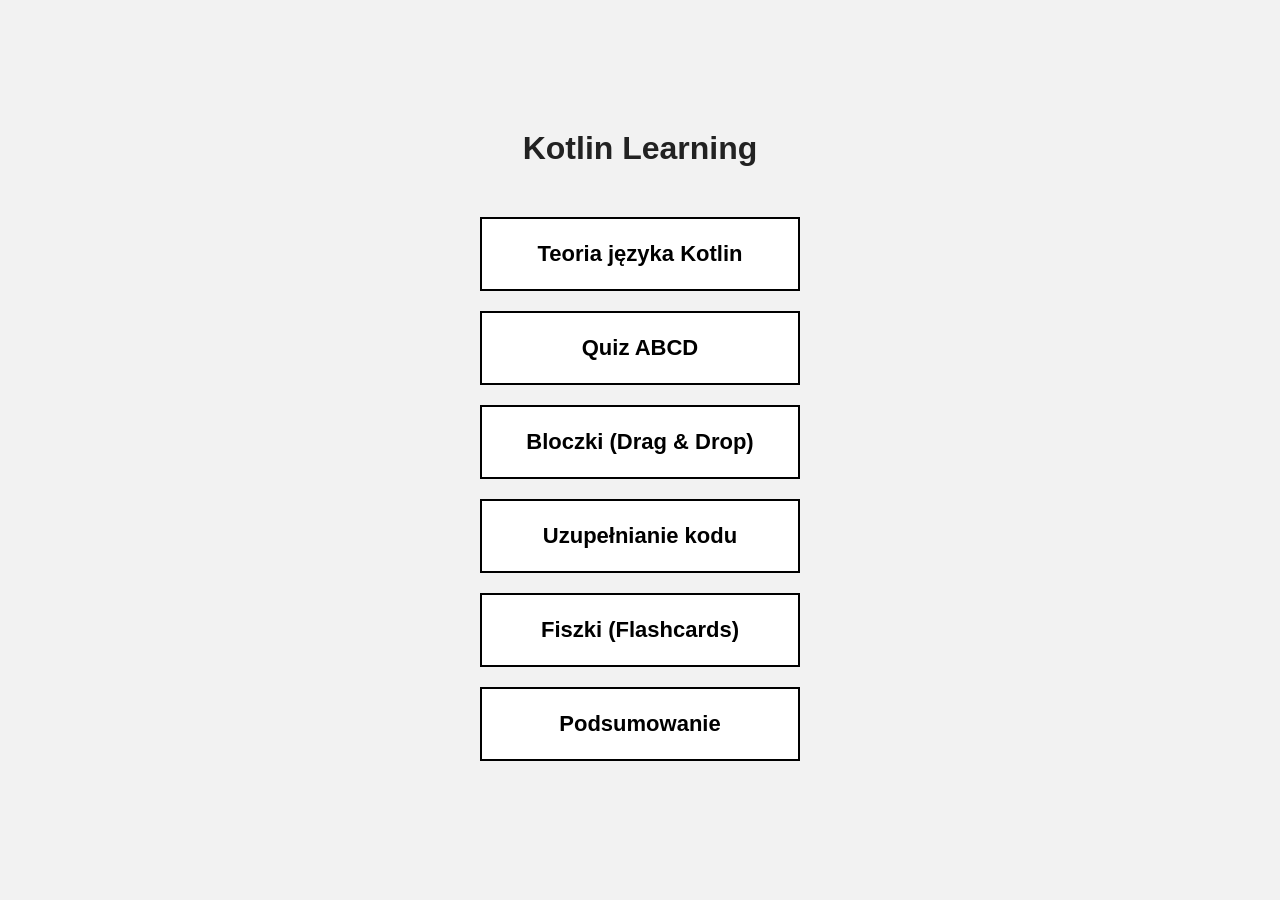
<file: index.html>
<!DOCTYPE html>
<html lang="pl">
<head>
    <meta charset="UTF-8">
    <meta name="viewport" content="width=device-width, initial-scale=1.0">
    <title>Kotlin Learning App</title>

    <link rel="stylesheet" href="./style.css">
</head>
<body>

    <script defer src="./script.js"></script>

    <div class="container">

        <h1>Kotlin Learning</h1>

        <button class="menu-button" id="teoria">
            Teoria języka Kotlin 
        </button>

        <button class="menu-button" id="quiz">
            Quiz ABCD
        </button>

        <button class="menu-button" id="bloczki">
            Bloczki (Drag & Drop)
        </button>

        <button class="menu-button" id="uzupelnianie">
            Uzupełnianie kodu
        </button>

        <button class="menu-button" id="fiszki">
            Fiszki (Flashcards)
        </button>

        <button class="menu-button" id="podsumowanie">
            Podsumowanie
        </button>

    </div>

</body>
</html>
</file>
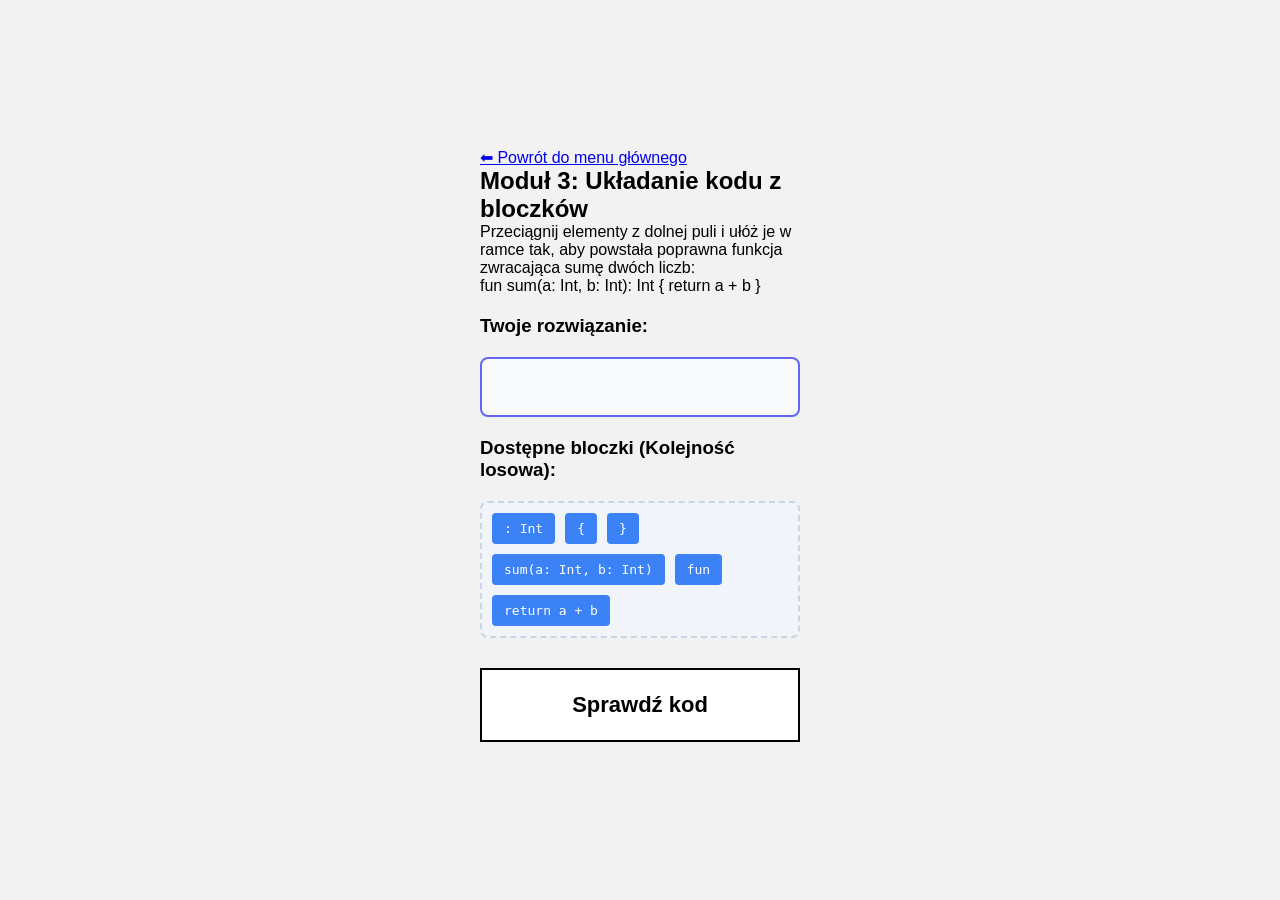
<file: modules/bloczki.html>
<!DOCTYPE html>
<html lang="pl">
<head>
    <meta charset="UTF-8">
    <meta name="viewport" content="width=device-width, initial-scale=1.0">
    <title>Bloczki Drag & Drop - Kotlin Learning</title>
    <link rel="stylesheet" href="../style.css">
    <style>
        .drag-section {
            display: flex;
            flex-direction: column;
            gap: 20px;
            margin: 20px 0;
        }
        .blocks-pool {
            display: flex;
            gap: 10px;
            flex-wrap: wrap;
            min-height: 50px;
            padding: 10px;
            background: #f1f5f9;
            border: 2px dashed #cbd5e1;
            border-radius: 8px;
        }
        .drop-zone {
            display: flex;
            gap: 10px;
            flex-wrap: wrap;
            min-height: 60px;
            padding: 10px;
            background: #f8fafc;
            border: 2px solid #6366f1;
            border-radius: 8px;
            align-items: center;
        }
        .code-block {
            padding: 8px 12px;
            background: #3b82f6;
            color: white;
            border-radius: 4px;
            cursor: grab;
            font-family: monospace;
            user-select: none;
        }
        .code-block:active {
            cursor: grabbing;
        }
    </style>
</head>
<body>

    <div class="container">
        <a href="../index.html" class="back-link">⬅ Powrót do menu głównego</a>
        
        <h2>Moduł 3: Układanie kodu z bloczków</h2>
        <p>Przeciągnij elementy z dolnej puli i ułóż je w ramce tak, aby powstała poprawna funkcja zwracająca sumę dwóch liczb: <br><code>fun sum(a: Int, b: Int): Int { return a + b }</code></p>
        
        <div class="drag-section">
            <h3>Twoje rozwiązanie:</h3>
            <div id="drop-zone" class="drop-zone"></div>

            <h3>Dostępne bloczki (Kolejność losowa):</h3>
            <div id="blocks-pool" class="blocks-pool"></div>
        </div>
        
        <button class="menu-button" id="check-blocks">Sprawdź kod</button>
        <div id="blocks-result" class="result-box hidden"></div>
    </div>

    <script src="./bloczki.js"></script>
</body>
</html>
</file>
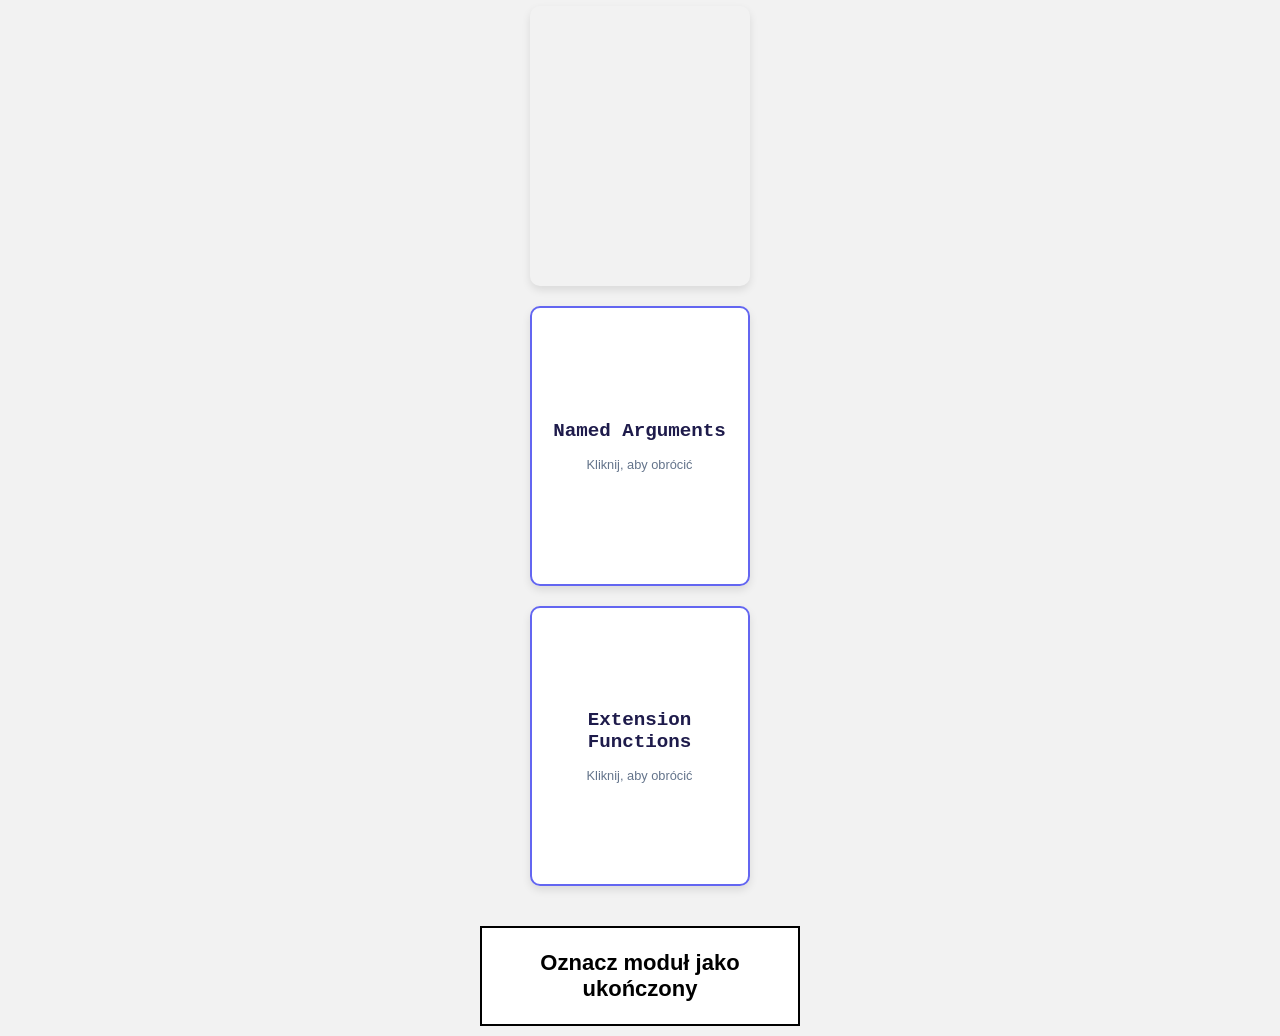
<file: modules/fiszki.html>
<!DOCTYPE html>
<html lang="pl">
<head>
    <meta charset="UTF-8">
    <meta name="viewport" content="width=device-width, initial-scale=1.0">
    <title>Fiszki - Kotlin Learning</title>
    <link rel="stylesheet" href="../style.css">
    <style>
        .flashcards-grid {
            display: flex;
            justify-content: center;
            gap: 20px;
            flex-wrap: wrap;
            margin: 30px 0;
        }
        /* Kontener efektu 3D */
        .flashcard {
            background-color: transparent;
            width: 220px;
            height: 280px;
            perspective: 1000px;
            cursor: pointer;
        }
        /* Wewnętrzny kontener trzymający przód i tył */
        .flashcard-inner {
            position: relative;
            width: 100%;
            height: 100%;
            text-align: center;
            transition: transform 0.6s;
            transform-style: preserve-3d;
            box-shadow: 0 4px 8px rgba(0,0,0,0.1);
            border-radius: 10px;
        }
        /* Klasa dodawana przez JS na kliknięcie powodująca obrót */
        .flashcard.flipped .flashcard-inner {
            transform: rotateY(180deg);
        }
        /* Wspólne style dla przodu i tyłu */
        .card-front, .card-back {
            position: absolute;
            width: 100%;
            height: 100%;
            -webkit-backface-visibility: hidden;
            backface-visibility: hidden;
            display: flex;
            flex-direction: column;
            justify-content: center;
            align-items: center;
            padding: 15px;
            box-sizing: border-box;
            border-radius: 10px;
            border: 2px solid #6366f1;
        }
        /* Przód karty */
        .card-front {
            background-color: #ffffff;
            color: #1e1b4b;
        }
        /* Tył karty (obrócony na starcie) */
        .card-back {
            background-color: #6366f1;
            color: white;
            transform: rotateY(180deg);
        }
        .card-keyword {
            font-size: 1.2rem;
            font-weight: bold;
            font-family: monospace;
        }
        .action-area {
            margin-top: 20px;
        }
    </style>
</head>
<body>

    <div class="container">
        <a href="../index.html" class="back-link">⬅ Powrót do menu głównego</a>
        
        <h2>Moduł 5: Interaktywne Fiszki</h2>
        <p>Kliknij na fiszkę, aby zobaczyć definicję pojęcia związanego z funkcjami w Kotlinie.</p>
        
        <div class="flashcards-grid">
            <div class="flashcard" onclick="flipCard(this)">
                <div class="flashcard-inner">
                    <div class="card-front">
                        <span class="card-keyword">Top-level functions</span>
                        <p style="font-size: 0.8rem; color: #64748b; margin-top: 15px;">Kliknij, aby obrócić</p>
                    </div>
                    <div class="card-back">
                        <p>Funkcje deklarowane bezpośrednio w pliku, poza jakimikolwiek klasami. W Kotlinie nie musisz tworzyć klasy, aby napisać funkcję!</p>
                    </div>
                </div>
            </div>

            <div class="flashcard" onclick="flipCard(this)">
                <div class="flashcard-inner">
                    <div class="card-front">
                        <span class="card-keyword">Named Arguments</span>
                        <p style="font-size: 0.8rem; color: #64748b; margin-top: 15px;">Kliknij, aby obrócić</p>
                    </div>
                    <div class="card-back">
                        <p>Możliwość przekazywania argumentów do funkcji poprzez jawne podanie nazwy parametru, np. <code>format(border = true)</code>. Zwiększa to czytelność kodu.</p>
                    </div>
                </div>
            </div>

            <div class="flashcard" onclick="flipCard(this)">
                <div class="flashcard-inner">
                    <div class="card-front">
                        <span class="card-keyword">Extension Functions</span>
                        <p style="font-size: 0.8rem; color: #64748b; margin-top: 15px;">Kliknij, aby obrócić</p>
                    </div>
                    <div class="card-back">
                        <p>Funkcje rozszerzające istniejące klasy o nowe metody bez konieczności dziedziczenia po nich (np. dodanie metody do klasy <code>String</code>).</p>
                    </div>
                </div>
            </div>
        </div>

        <div class="action-area">
            <button class="menu-button" id="finish-flashcards">Oznacz moduł jako ukończony</button>
            <div id="flashcards-result" class="result-box hidden"></div>
        </div>
    </div>

    <script src="./fiszki.js"></script>
</body>
</html>
</file>
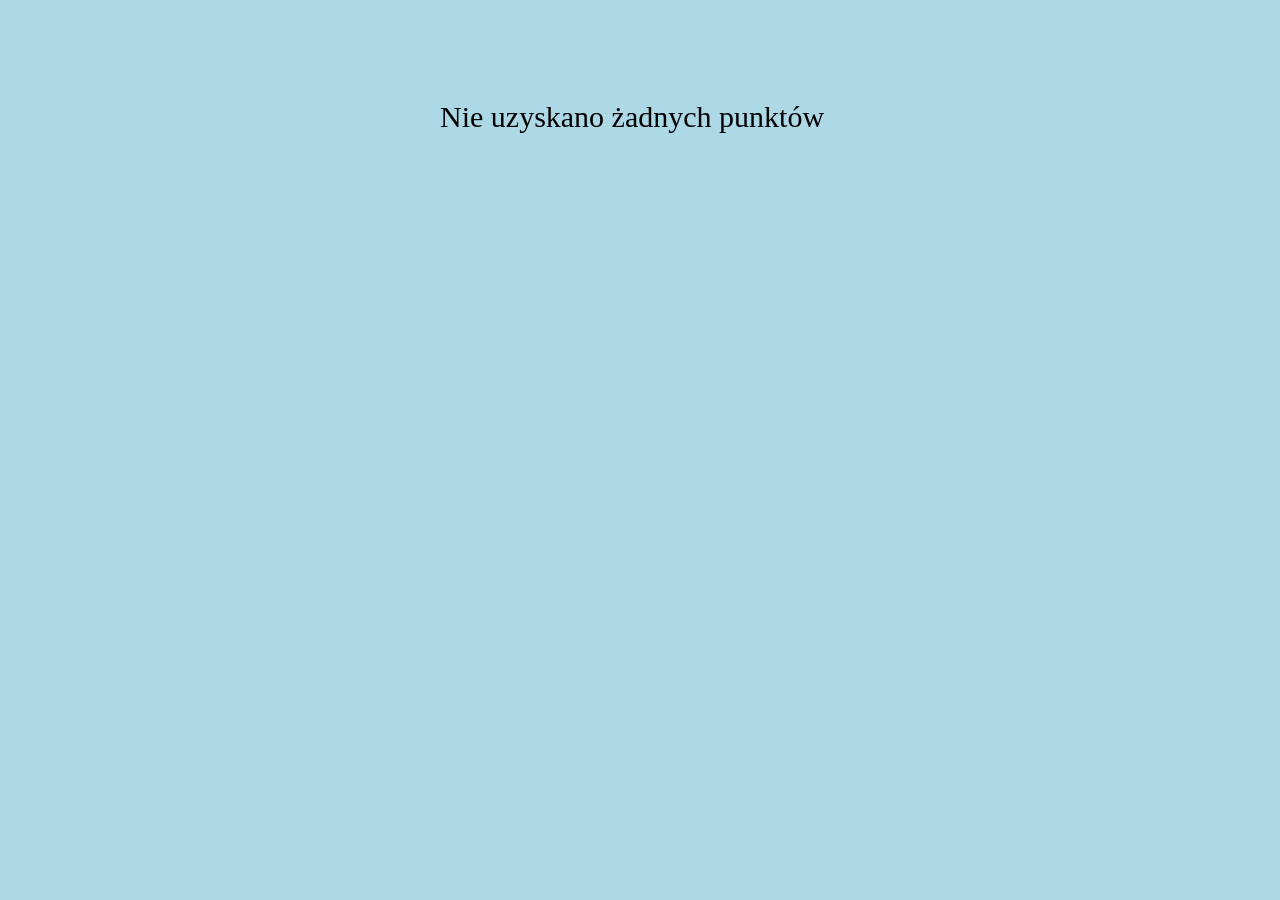
<file: modules/podsumowanie.html>
<!DOCTYPE html>
<html lang="pl">
<head>
    <meta charset="UTF-8">
    <meta name="viewport" content="width=device-width, initial-scale=1.0">
    <title>Podsumowanie</title>
</head>

<style>
    body{
        margin: 0 auto;
        background-color: lightblue;
        display: flex;
        flex-direction: column;
        align-items: center;
        justify-items: center;
    }

    div{
        margin-top: 100px;
       width: 400px;
       height: 80px;
       font-size: 30px;
    }
</style>
<body>
<div>
        
    </div>
    <script defer>
        let punkty = window.localStorage.getItem("punkty");
        if(!window.localStorage.getItem("punkty")) document.querySelector("div").innerHTML = "Nie uzyskano żadnych punktów";
        else document.querySelector("div").innerHTML = "Uzyskano " + punkty + "punkty/ów.";
    </script>

    
    
</body>
</html>
</file>
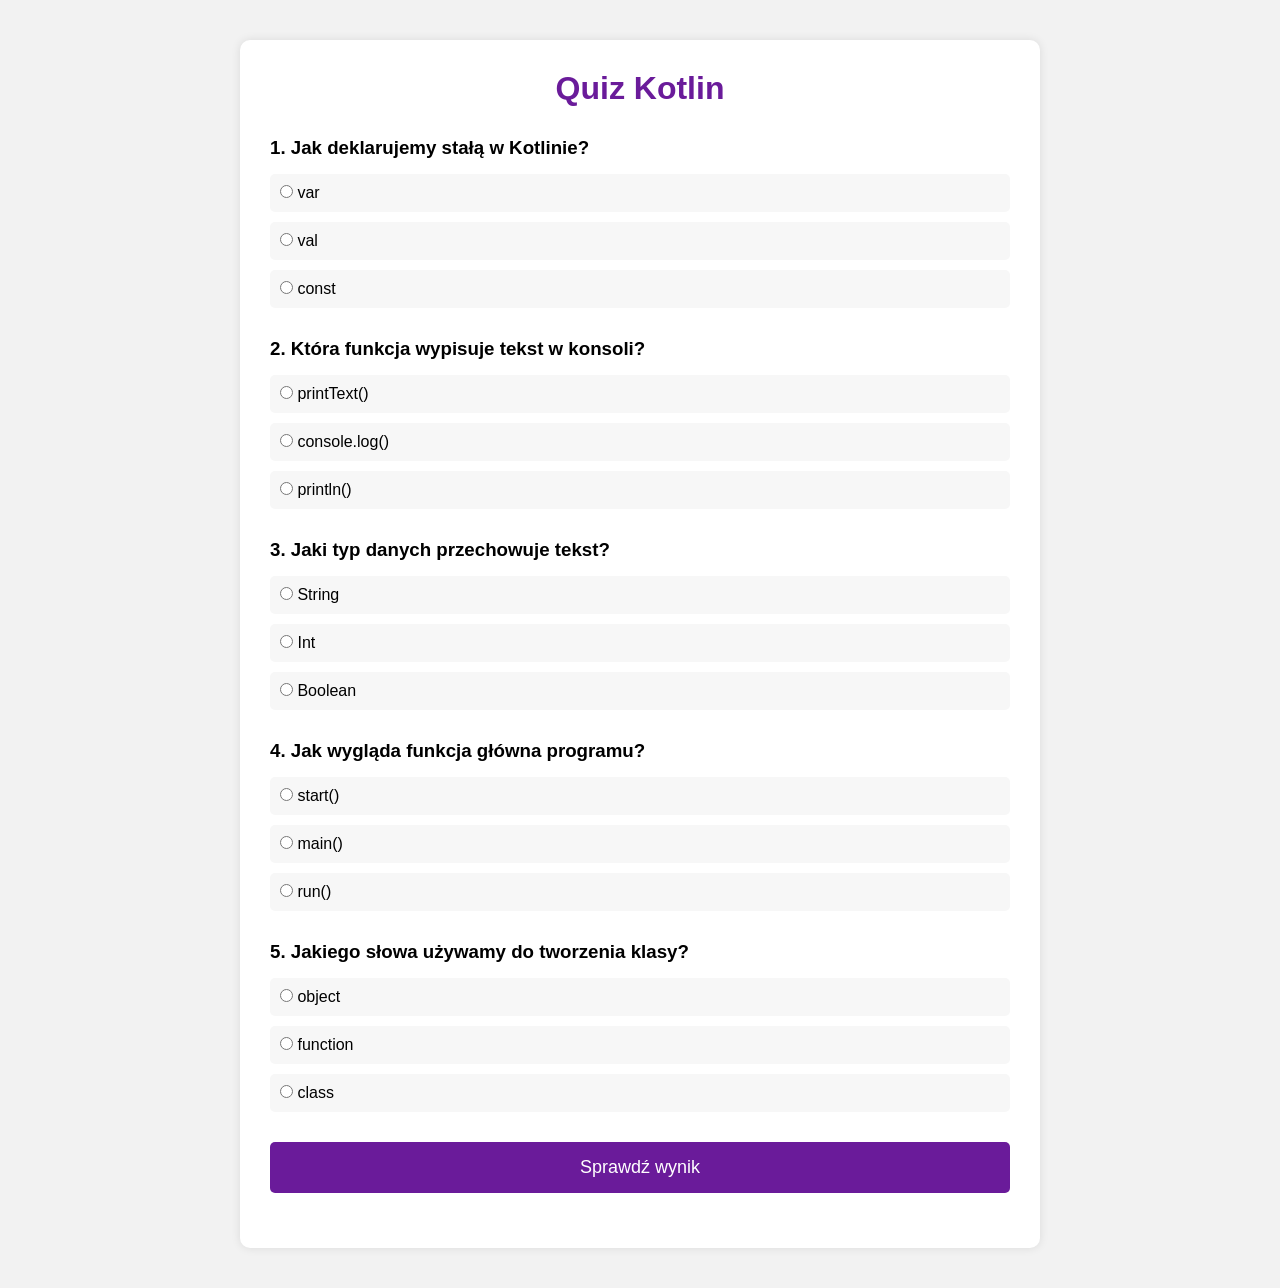
<file: modules/quiz.html>
<!DOCTYPE html>
<html lang="pl">
<head>
    <meta charset="UTF-8">
    <meta name="viewport" content="width=device-width, initial-scale=1.0">
    <title>Quiz Kotlin</title>

    <style>

        *{
            margin: 0;
            padding: 0;
            box-sizing: border-box;
            font-family: Arial, sans-serif;
        }

        body{
            background-color: #f2f2f2;
            padding: 40px;
        }

        .container{
            max-width: 800px;
            margin: auto;
            background-color: white;
            padding: 30px;
            border-radius: 10px;
            box-shadow: 0 0 10px rgba(0,0,0,0.1);
        }

        h1{
            text-align: center;
            margin-bottom: 30px;
            color: #6A1B9A;
        }

        .question{
            margin-bottom: 30px;
        }

        .question h3{
            margin-bottom: 15px;
        }

        label{
            display: block;
            margin-bottom: 10px;
            padding: 10px;
            background-color: #f7f7f7;
            border-radius: 5px;
            cursor: pointer;
        }

        label:hover{
            background-color: #e9e9e9;
        }

        button{
            width: 100%;
            padding: 15px;
            background-color: #6A1B9A;
            color: white;
            border: none;
            font-size: 18px;
            border-radius: 5px;
            cursor: pointer;
        }

        button:hover{
            background-color: #4A148C;
        }

        #result{
            margin-top: 25px;
            font-size: 24px;
            text-align: center;
            font-weight: bold;
        }

    </style>
</head>
<body>
<script defer>
        if(!window.localStorage.getItem("punkty")) {
            window.localStorage.setItem("punkty", 0);
            console.log("Poprawnie stworzono zmienna w local storage.");
        }
    </script>
    <div class="container">

        <h1>Quiz Kotlin</h1>

        <form id="quizForm">

            <div class="question">
                <h3>1. Jak deklarujemy stałą w Kotlinie?</h3>

                <label>
                    <input type="radio" name="q1" value="a">
                    var
                </label>

                <label>
                    <input type="radio" name="q1" value="b">
                    val
                </label>

                <label>
                    <input type="radio" name="q1" value="c">
                    const
                </label>
            </div>

            <div class="question">
                <h3>2. Która funkcja wypisuje tekst w konsoli?</h3>

                <label>
                    <input type="radio" name="q2" value="a">
                    printText()
                </label>

                <label>
                    <input type="radio" name="q2" value="b">
                    console.log()
                </label>

                <label>
                    <input type="radio" name="q2" value="c">
                    println()
                </label>
            </div>

            <div class="question">
                <h3>3. Jaki typ danych przechowuje tekst?</h3>

                <label>
                    <input type="radio" name="q3" value="a">
                    String
                </label>

                <label>
                    <input type="radio" name="q3" value="b">
                    Int
                </label>

                <label>
                    <input type="radio" name="q3" value="c">
                    Boolean
                </label>
            </div>

            <div class="question">
                <h3>4. Jak wygląda funkcja główna programu?</h3>

                <label>
                    <input type="radio" name="q4" value="a">
                    start()
                </label>

                <label>
                    <input type="radio" name="q4" value="b">
                    main()
                </label>

                <label>
                    <input type="radio" name="q4" value="c">
                    run()
                </label>
            </div>

            <div class="question">
                <h3>5. Jakiego słowa używamy do tworzenia klasy?</h3>

                <label>
                    <input type="radio" name="q5" value="a">
                    object
                </label>

                <label>
                    <input type="radio" name="q5" value="b">
                    function
                </label>

                <label>
                    <input type="radio" name="q5" value="c">
                    class
                </label>
            </div>

            <button type="button" onclick="checkAnswers()">
                Sprawdź wynik
            </button>

        </form>

        <div id="result"></div>

    </div>

    <script>

        function checkAnswers(){

            let score = 0;

            const answers = {
                q1: "b",
                q2: "c",
                q3: "a",
                q4: "b",
                q5: "c"
            };

            const form = document.forms["quizForm"];

            for(let question in answers){

                if(form[question].value === answers[question]){
                    score++;
                }
            }

            document.getElementById("result").innerHTML =
                "Twój wynik: " + score + " / 5";

            
            window.localStorage.setItem("punkty", parseInt(window.localStorage.getItem("punkty")) + score);

        }

    </script>

</body>
</html>
</file>
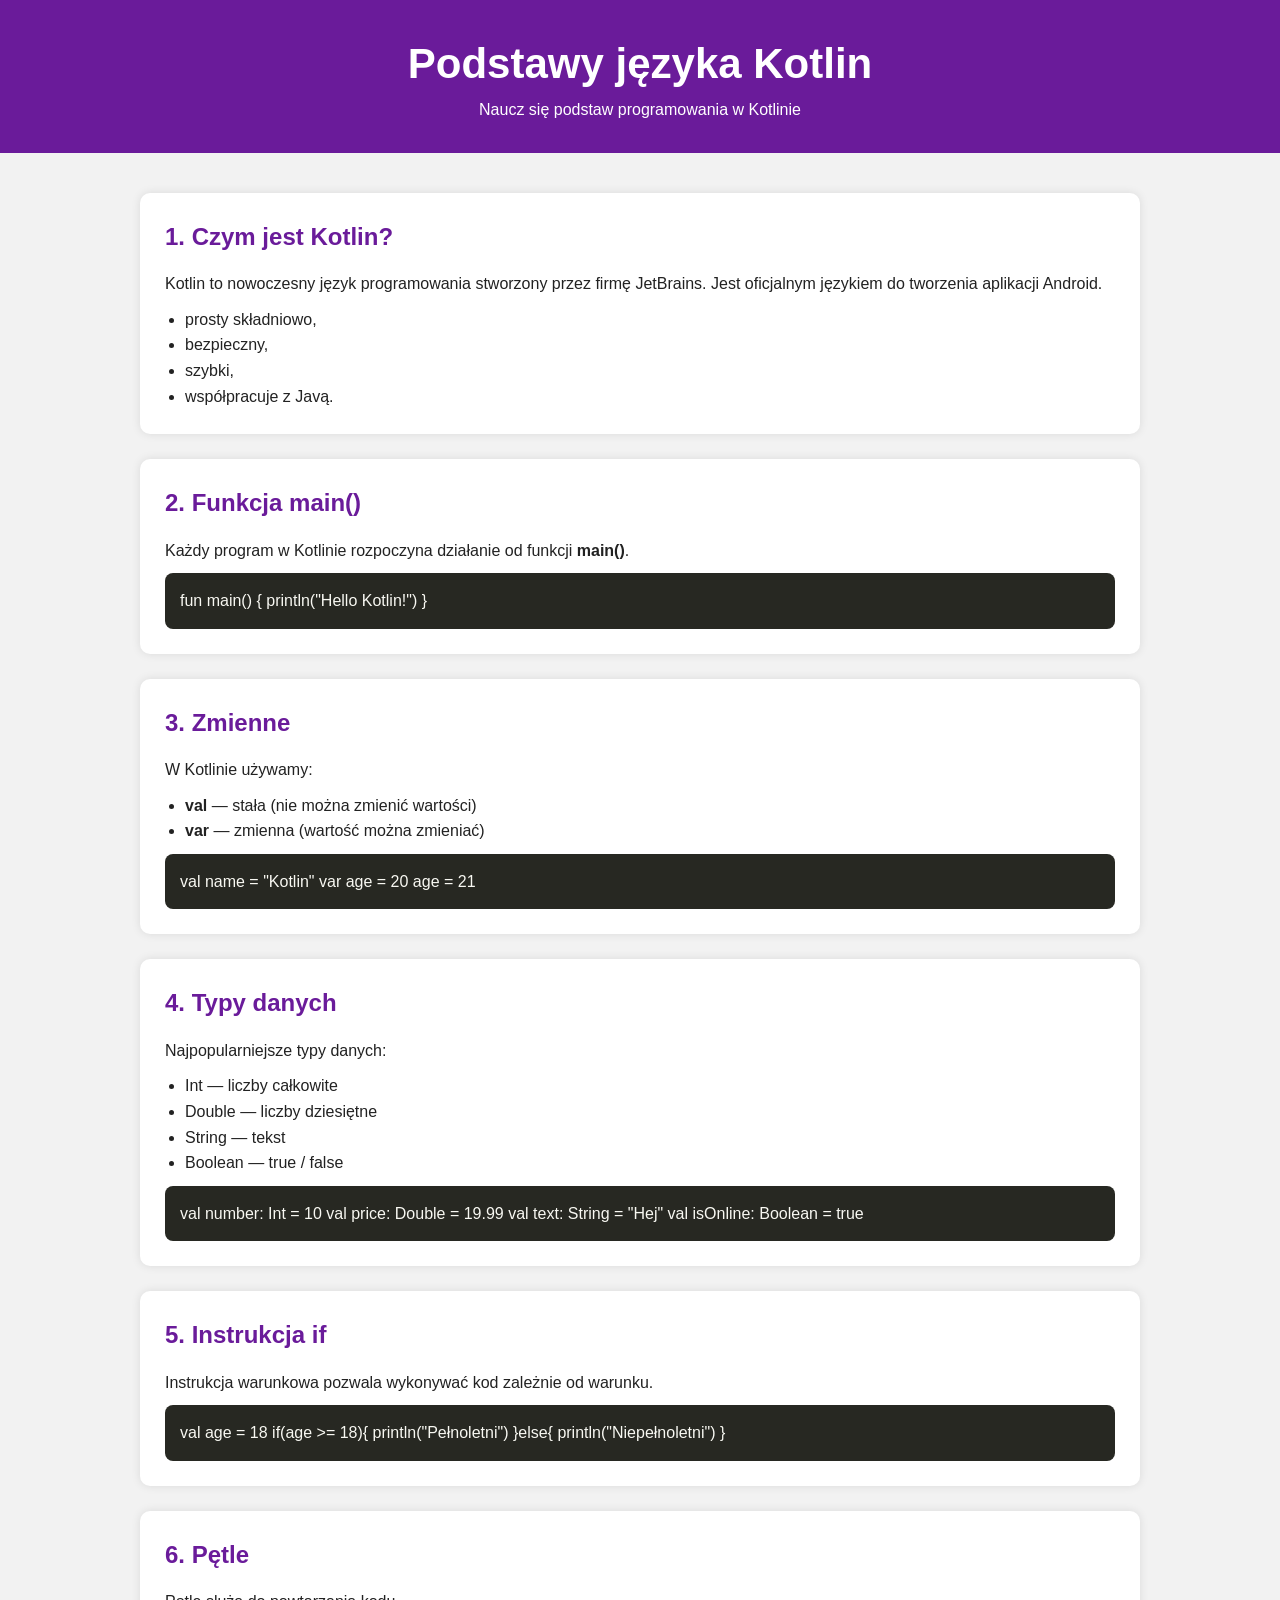
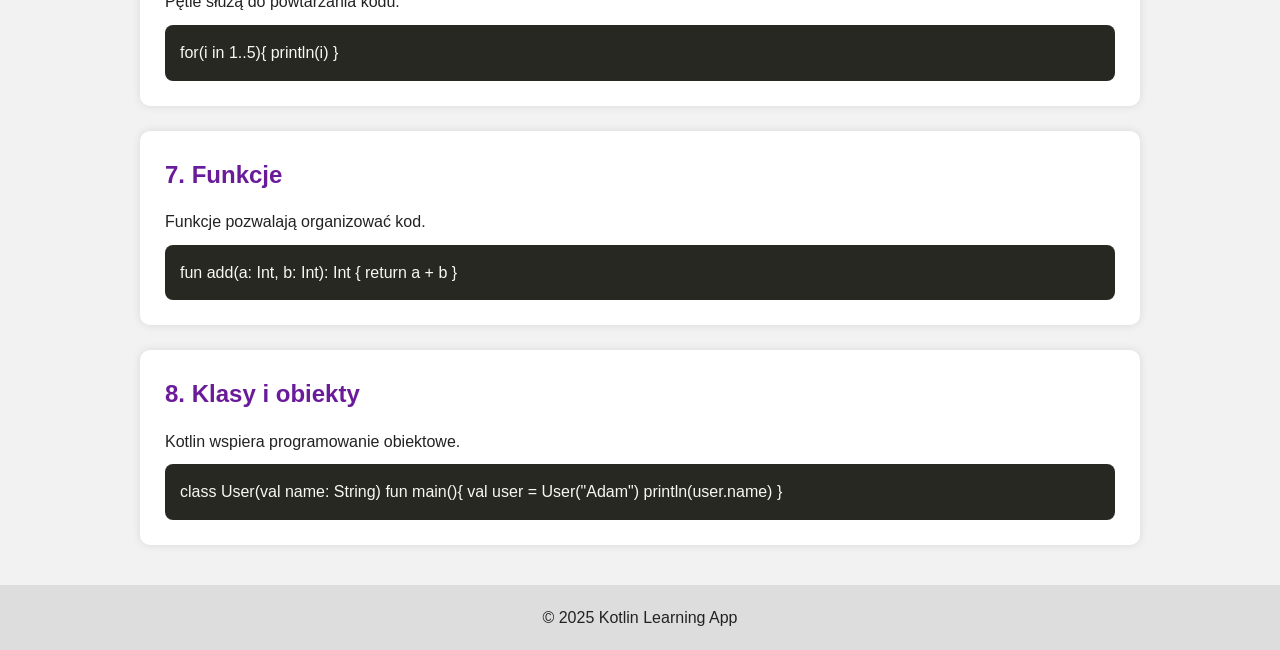
<file: modules/teoria.html>
<!DOCTYPE html>
<html lang="pl">
<head>
    <meta charset="UTF-8">
    <meta name="viewport" content="width=device-width, initial-scale=1.0">
    <title>Podstawy Kotlina</title>

    <style>

        *{
            margin: 0;
            padding: 0;
            box-sizing: border-box;
            font-family: Arial, sans-serif;
        }

        body{
            background-color: #f2f2f2;
            color: #222;
            line-height: 1.6;
        }

        header{
            background-color: #6A1B9A;
            color: white;
            padding: 30px;
            text-align: center;
        }

        header h1{
            font-size: 42px;
        }

        .container{
            width: 90%;
            max-width: 1000px;
            margin: 40px auto;
        }

        .section{
            background-color: white;
            padding: 25px;
            margin-bottom: 25px;
            border-radius: 10px;
            box-shadow: 0 0 10px rgba(0,0,0,0.1);
        }

        .section h2{
            margin-bottom: 15px;
            color: #6A1B9A;
        }

        code{
            display: block;
            background-color: #272822;
            color: #f8f8f2;
            padding: 15px;
            border-radius: 8px;
            margin-top: 10px;
            overflow-x: auto;
        }

        ul{
            margin-left: 20px;
            margin-top: 10px;
        }

        footer{
            text-align: center;
            padding: 20px;
            background-color: #ddd;
            margin-top: 40px;
        }

    </style>
</head>
<body>

    <script defer>
        if(!window.localStorage.getItem("punkty")) {
            window.localStorage.setItem("punkty", 0);
            console.log("Poprawnie stworzono zmienna w local storage.");
        }
    </script>

    <header>
        <h1>Podstawy języka Kotlin</h1>
        <p>Naucz się podstaw programowania w Kotlinie</p>
    </header>

    <div class="container">

        <div class="section">
            <h2>1. Czym jest Kotlin?</h2>

            <p>
                Kotlin to nowoczesny język programowania stworzony przez firmę JetBrains.
                Jest oficjalnym językiem do tworzenia aplikacji Android.
            </p>

            <ul>
                <li>prosty składniowo,</li>
                <li>bezpieczny,</li>
                <li>szybki,</li>
                <li>współpracuje z Javą.</li>
            </ul>
        </div>

        <div class="section">
            <h2>2. Funkcja main()</h2>

            <p>
                Każdy program w Kotlinie rozpoczyna działanie od funkcji <b>main()</b>.
            </p>

            <code>
fun main() {
    println("Hello Kotlin!")
}
            </code>
        </div>

        <div class="section">
            <h2>3. Zmienne</h2>

            <p>
                W Kotlinie używamy:
            </p>

            <ul>
                <li><b>val</b> — stała (nie można zmienić wartości)</li>
                <li><b>var</b> — zmienna (wartość można zmieniać)</li>
            </ul>

            <code>
val name = "Kotlin"
var age = 20

age = 21
            </code>
        </div>

        <div class="section">
            <h2>4. Typy danych</h2>

            <p>Najpopularniejsze typy danych:</p>

            <ul>
                <li>Int — liczby całkowite</li>
                <li>Double — liczby dziesiętne</li>
                <li>String — tekst</li>
                <li>Boolean — true / false</li>
            </ul>

            <code>
val number: Int = 10
val price: Double = 19.99
val text: String = "Hej"
val isOnline: Boolean = true
            </code>
        </div>

        <div class="section">
            <h2>5. Instrukcja if</h2>

            <p>
                Instrukcja warunkowa pozwala wykonywać kod zależnie od warunku.
            </p>

            <code>
val age = 18

if(age >= 18){
    println("Pełnoletni")
}else{
    println("Niepełnoletni")
}
            </code>
        </div>

        <div class="section">
            <h2>6. Pętle</h2>

            <p>Pętle służą do powtarzania kodu.</p>

            <code>
for(i in 1..5){
    println(i)
}
            </code>
        </div>

        <div class="section">
            <h2>7. Funkcje</h2>

            <p>
                Funkcje pozwalają organizować kod.
            </p>

            <code>
fun add(a: Int, b: Int): Int {
    return a + b
}
            </code>
        </div>

        <div class="section">
            <h2>8. Klasy i obiekty</h2>

            <p>
                Kotlin wspiera programowanie obiektowe.
            </p>

            <code>
class User(val name: String)

fun main(){
    val user = User("Adam")
    println(user.name)
}
            </code>
        </div>

    </div>

    <footer>
        © 2025 Kotlin Learning App
    </footer>

</body>
</html>
</file>
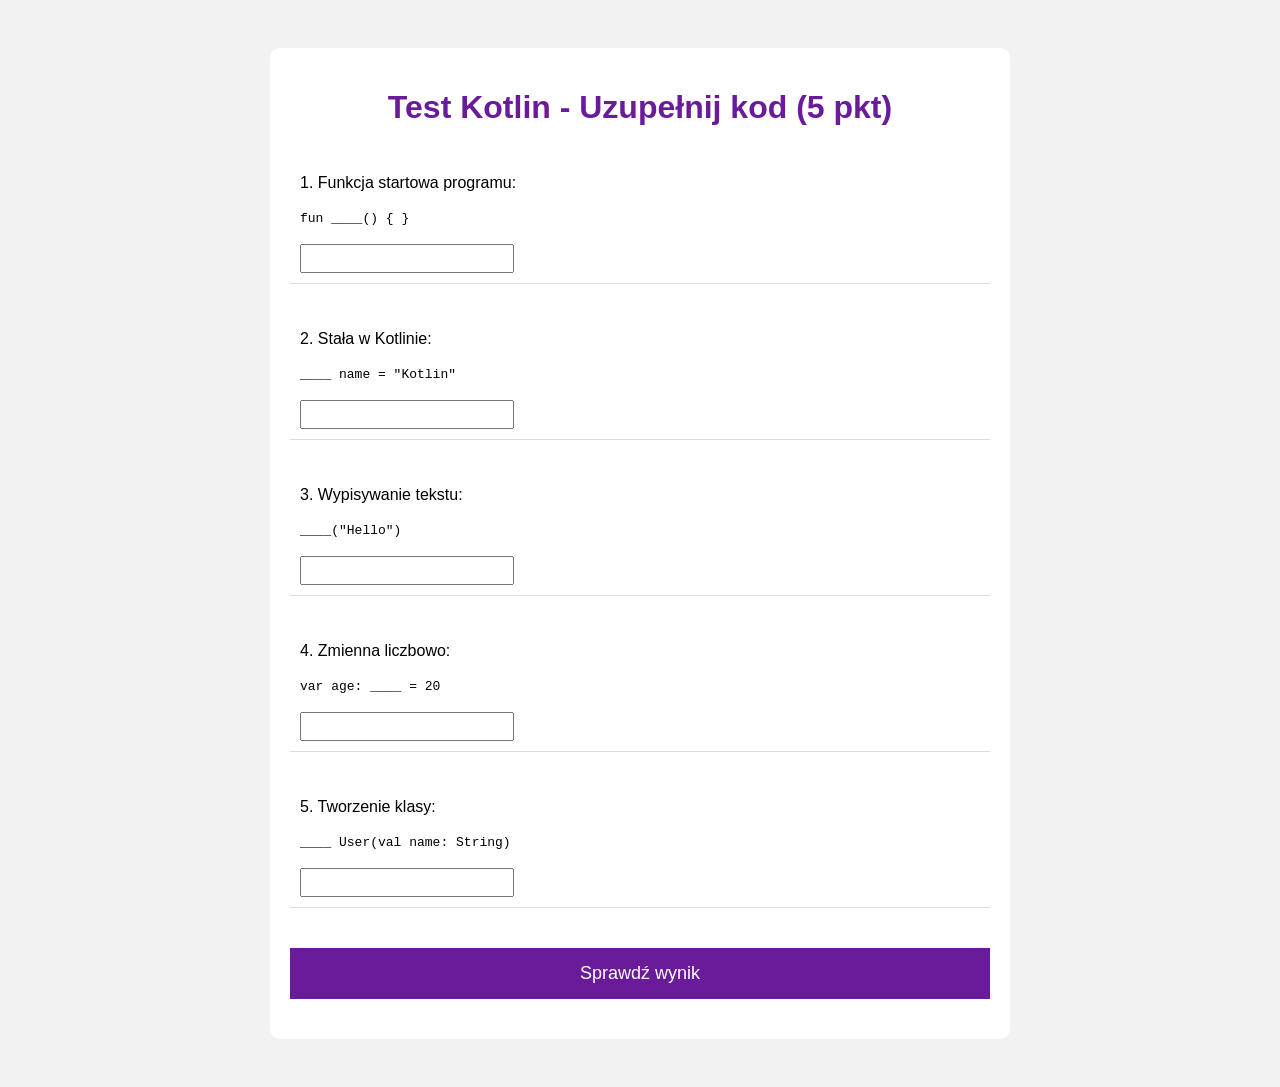
<file: modules/uzupelnianie.html>
<!DOCTYPE html>
<html lang="pl">
<head>
<meta charset="UTF-8">
<title>Kotlin Test</title>

<style>
body{
    font-family: Arial;
    background:#f2f2f2;
    padding:40px;
}

.container{
    max-width:700px;
    margin:auto;
    background:white;
    padding:20px;
    border-radius:10px;
}

h1{
    text-align:center;
    color:#6A1B9A;
}

.question{
    margin-bottom:20px;
    padding:10px;
    border-bottom:1px solid #ddd;
}

input{
    padding:5px;
    width:200px;
}

button{
    width:100%;
    padding:15px;
    margin-top:20px;
    background:#6A1B9A;
    color:white;
    border:none;
    font-size:18px;
    cursor:pointer;
}

#result{
    text-align:center;
    margin-top:20px;
    font-size:22px;
    font-weight:bold;
}
</style>
</head>

<body>
    <script defer>
        if(!window.localStorage.getItem("punkty")) {
            window.localStorage.setItem("punkty", 0);
            console.log("Poprawnie stworzono zmienna w local storage.");
        }
    </script>

<div class="container">

<h1>Test Kotlin - Uzupełnij kod (5 pkt)</h1>

<form id="quiz">

<div class="question">
<p>1. Funkcja startowa programu:</p>
<code>fun ____() { }</code><br><br>
<input type="text" name="q1">
</div>

<div class="question">
<p>2. Stała w Kotlinie:</p>
<code>____ name = "Kotlin"</code><br><br>
<input type="text" name="q2">
</div>

<div class="question">
<p>3. Wypisywanie tekstu:</p>
<code>____("Hello")</code><br><br>
<input type="text" name="q3">
</div>

<div class="question">
<p>4. Zmienna liczbowo:</p>
<code>var age: ____ = 20</code><br><br>
<input type="text" name="q4">
</div>

<div class="question">
<p>5. Tworzenie klasy:</p>
<code>____ User(val name: String)</code><br><br>
<input type="text" name="q5">
</div>

<button type="button" onclick="check()">Sprawdź wynik</button>

</form>

<div id="result"></div>

</div>

<script>

function check(){

    let score = 0;

    const answers = {
        q1: "main",
        q2: "val",
        q3: "println",
        q4: "Int",
        q5: "class"
    };

    const form = document.forms["quiz"];

    for(let key in answers){

        let userAnswer = form[key].value.trim();

        if(userAnswer === answers[key]){
            score++;
        }
    }

    document.getElementById("result").innerText =
        "Wynik: " + score + " / 5";

     window.localStorage.setItem("punkty", parseInt(window.localStorage.getItem("punkty")) + score);
}

</script>

</body>
</html>
</file>
<file: style.css>
*{
            margin: 0;
            padding: 0;
            box-sizing: border-box;
            font-family: Arial, sans-serif;
        }

        body{
            background-color: #f2f2f2;
            height: 100vh;
            display: flex;
            justify-content: center;
            align-items: center;
        }

        .container{
            width: 320px;
        }

        h1{
            text-align: center;
            margin-bottom: 40px;
            font-size: 32px;
            color: #222;
        }

        .menu-button{
            width: 100%;
            padding: 22px;
            margin: 10px 0;
            border: 2px solid black;
            background-color: white;
            font-size: 22px;
            font-weight: bold;
            cursor: pointer;
            transition: 0.2s;
        }

        .menu-button:hover{
            background-color: #e8e8e8;
            transform: scale(1.02);
        }
</file>
